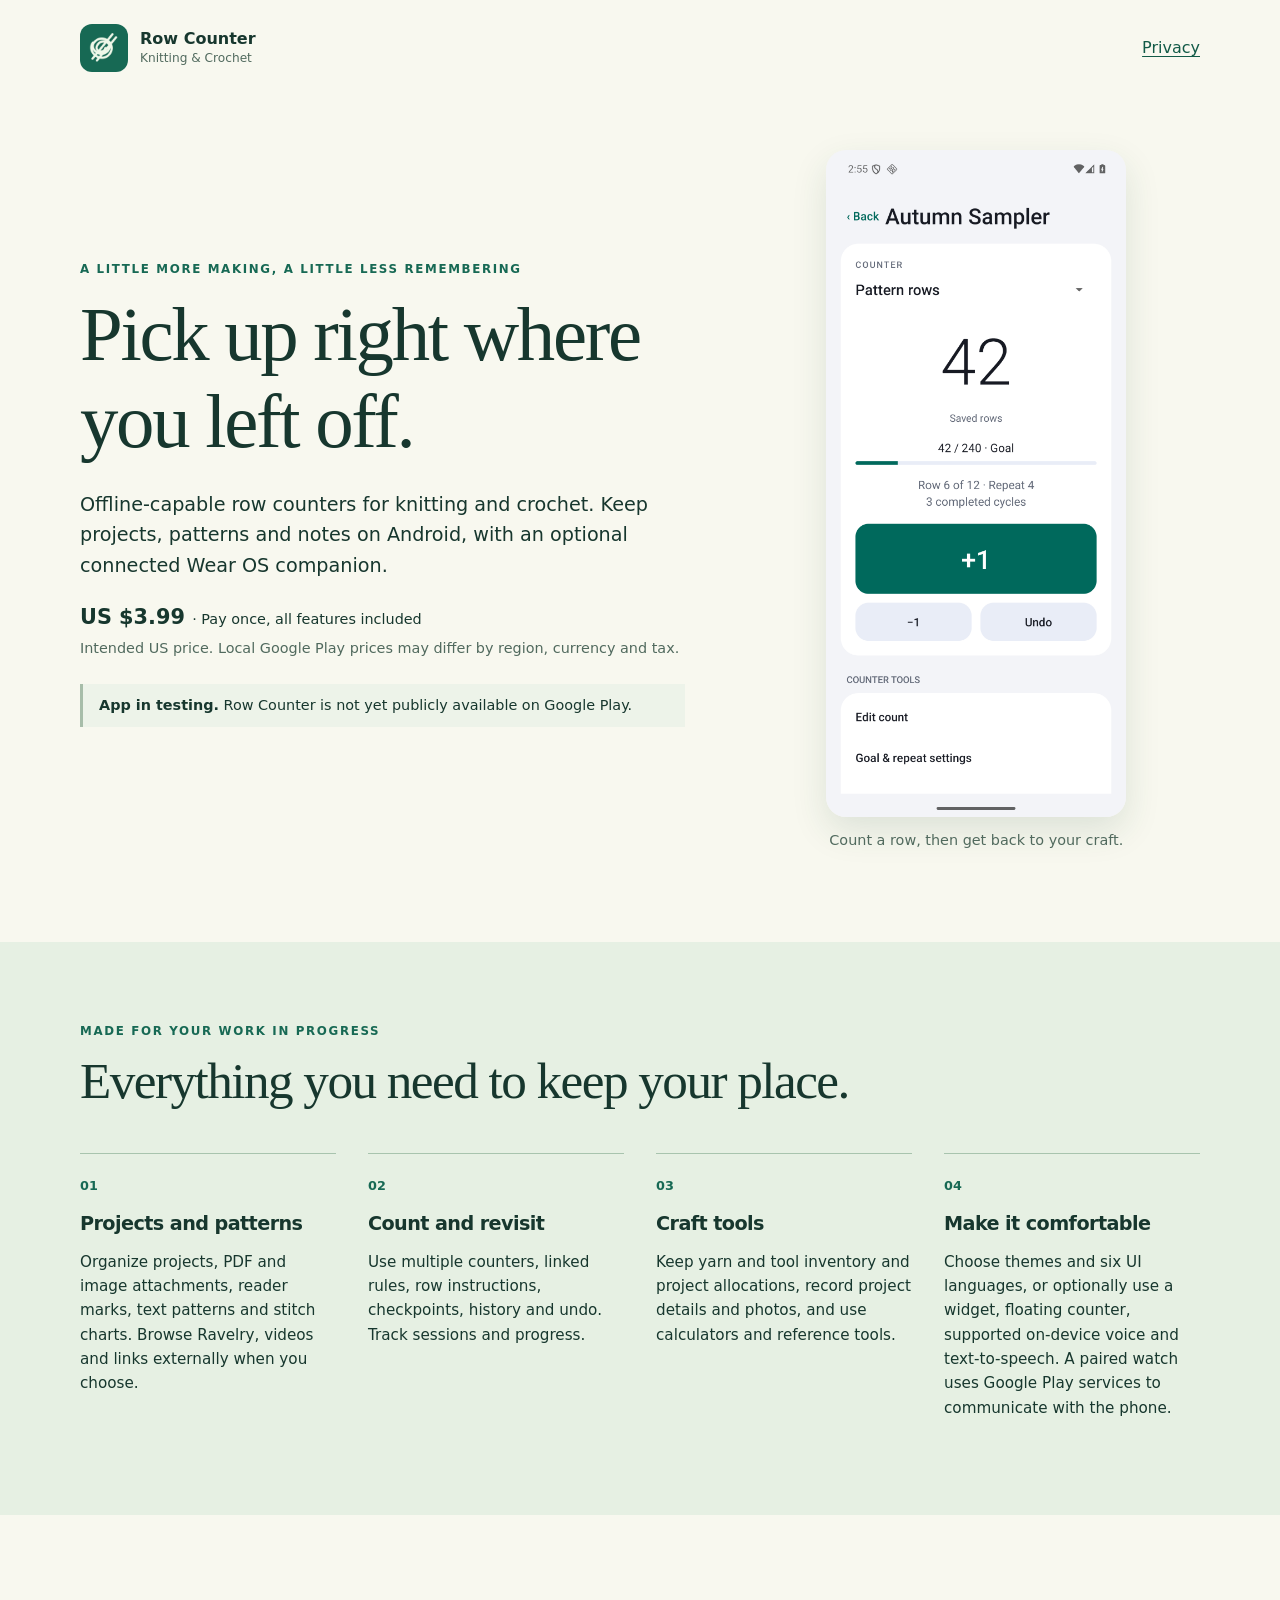
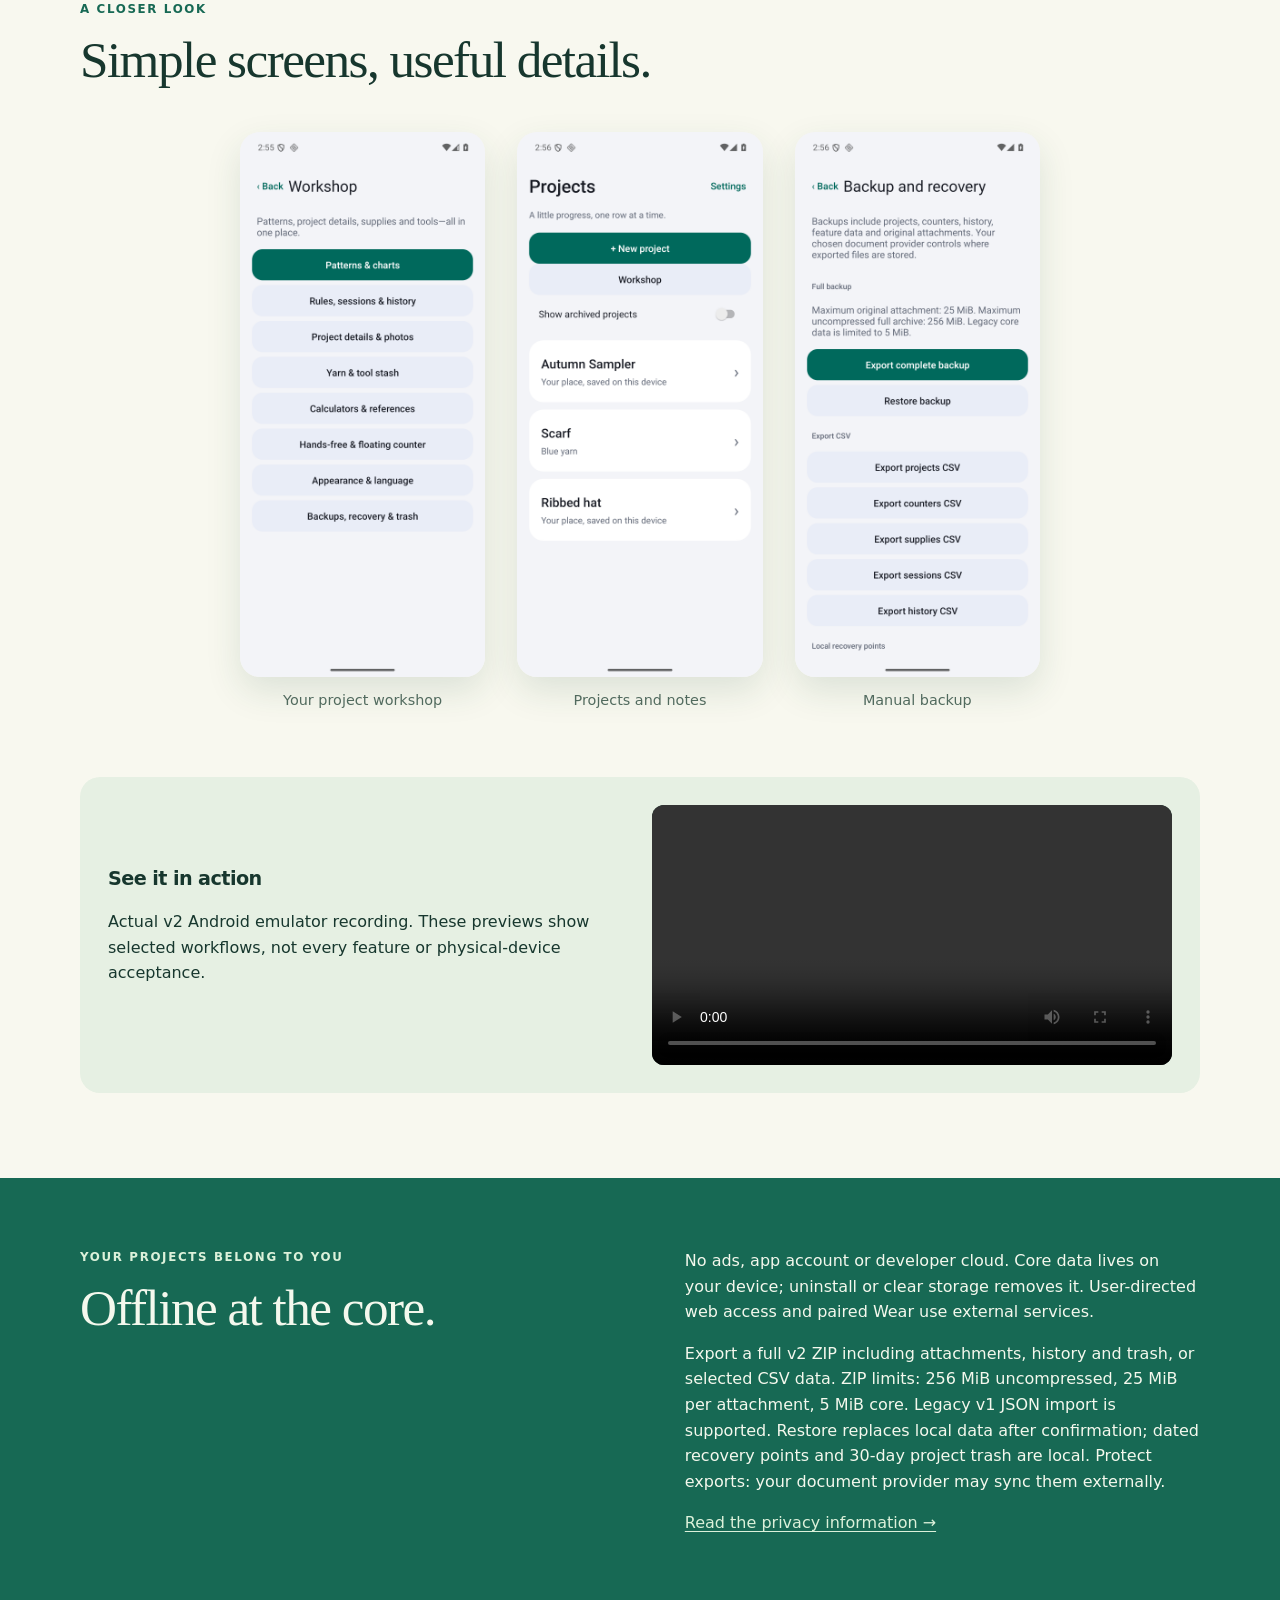
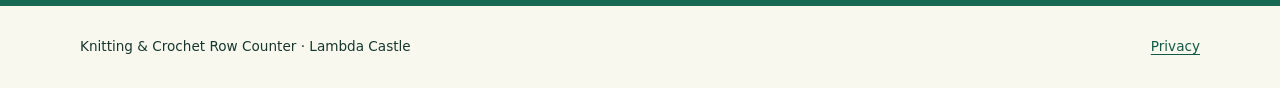
<file: index.html>
<!doctype html>
<html lang="en">
<head>
  <meta charset="utf-8">
  <meta name="viewport" content="width=device-width, initial-scale=1">
  <meta name="description" content="Android knitting and crochet counters, patterns, craft tools and a connected Wear OS companion.">
  <title>Knitting &amp; Crochet Row Counter</title>
  <link rel="stylesheet" href="style.css">
</head>
<body>
  <header class="site-header wrap">
    <a class="brand" href="index.html"><img src="assets/icon.png" alt="" width="48" height="48"><span>Row Counter<br><small>Knitting &amp; Crochet</small></span></a>
    <a href="privacy.html">Privacy</a>
  </header>
  <main>
    <section class="hero wrap">
      <div>
        <p class="eyebrow">A little more making, a little less remembering</p>
        <h1>Pick up right where you left off.</h1>
        <p class="lead">Offline-capable row counters for knitting and crochet. Keep projects, patterns and notes on Android, with an optional connected Wear OS companion.</p>
        <p class="price">US $3.99 <span>· Pay once, all features included</span></p>
        <p class="muted">Intended US price. Local Google Play prices may differ by region, currency and tax.</p>
        <p class="notice"><strong>App in testing.</strong> Row Counter is not yet publicly available on Google Play.</p>
      </div>
      <figure class="hero-image"><img src="assets/counter.png" alt="The project counter screen in the Android app"><figcaption>Count a row, then get back to your craft.</figcaption></figure>
    </section>
    <section class="features">
      <div class="wrap">
        <p class="eyebrow">Made for your work in progress</p>
        <h2>Everything you need to keep your place.</h2>
        <div class="feature-grid">
          <article><span>01</span><h3>Projects and patterns</h3><p>Organize projects, PDF and image attachments, reader marks, text patterns and stitch charts. Browse Ravelry, videos and links externally when you choose.</p></article>
          <article><span>02</span><h3>Count and revisit</h3><p>Use multiple counters, linked rules, row instructions, checkpoints, history and undo. Track sessions and progress.</p></article>
          <article><span>03</span><h3>Craft tools</h3><p>Keep yarn and tool inventory and project allocations, record project details and photos, and use calculators and reference tools.</p></article>
          <article><span>04</span><h3>Make it comfortable</h3><p>Choose themes and six UI languages, or optionally use a widget, floating counter, supported on-device voice and text-to-speech. A paired watch uses Google Play services to communicate with the phone.</p></article>
        </div>
      </div>
    </section>
    <section class="wrap gallery-section">
      <p class="eyebrow">A closer look</p>
      <h2>Simple screens, useful details.</h2>
      <div class="gallery">
        <figure><img src="assets/workshop.png" alt="Project workshop with patterns, rules, supplies and craft tools"><figcaption>Your project workshop</figcaption></figure>
        <figure><img src="assets/projects.png" alt="Project list in the Android app"><figcaption>Projects and notes</figcaption></figure>
        <figure><img src="assets/backup.png" alt="Manual backup options in settings"><figcaption>Manual backup</figcaption></figure>
      </div>
      <div class="demo"><div><h3>See it in action</h3><p>Actual v2 Android emulator recording. These previews show selected workflows, not every feature or physical-device acceptance.</p></div><video controls preload="metadata" playsinline src="assets/demo.mp4?v=2">Your browser does not support video.</video></div>
    </section>
    <section class="backup"><div class="wrap backup-inner"><div><p class="eyebrow">Your projects belong to you</p><h2>Offline at the core.</h2></div><div><p>No ads, app account or developer cloud. Core data lives on your device; uninstall or clear storage removes it. User-directed web access and paired Wear use external services.</p><p>Export a full v2 ZIP including attachments, history and trash, or selected CSV data. ZIP limits: 256 MiB uncompressed, 25 MiB per attachment, 5 MiB core. Legacy v1 JSON import is supported. Restore replaces local data after confirmation; dated recovery points and 30-day project trash are local. Protect exports: your document provider may sync them externally.</p><a href="privacy.html">Read the privacy information →</a></div></div></section>
  </main>
  <footer class="wrap footer"><span>Knitting &amp; Crochet Row Counter · Lambda Castle</span><a href="privacy.html">Privacy</a></footer>
</body>
</html>
</file>
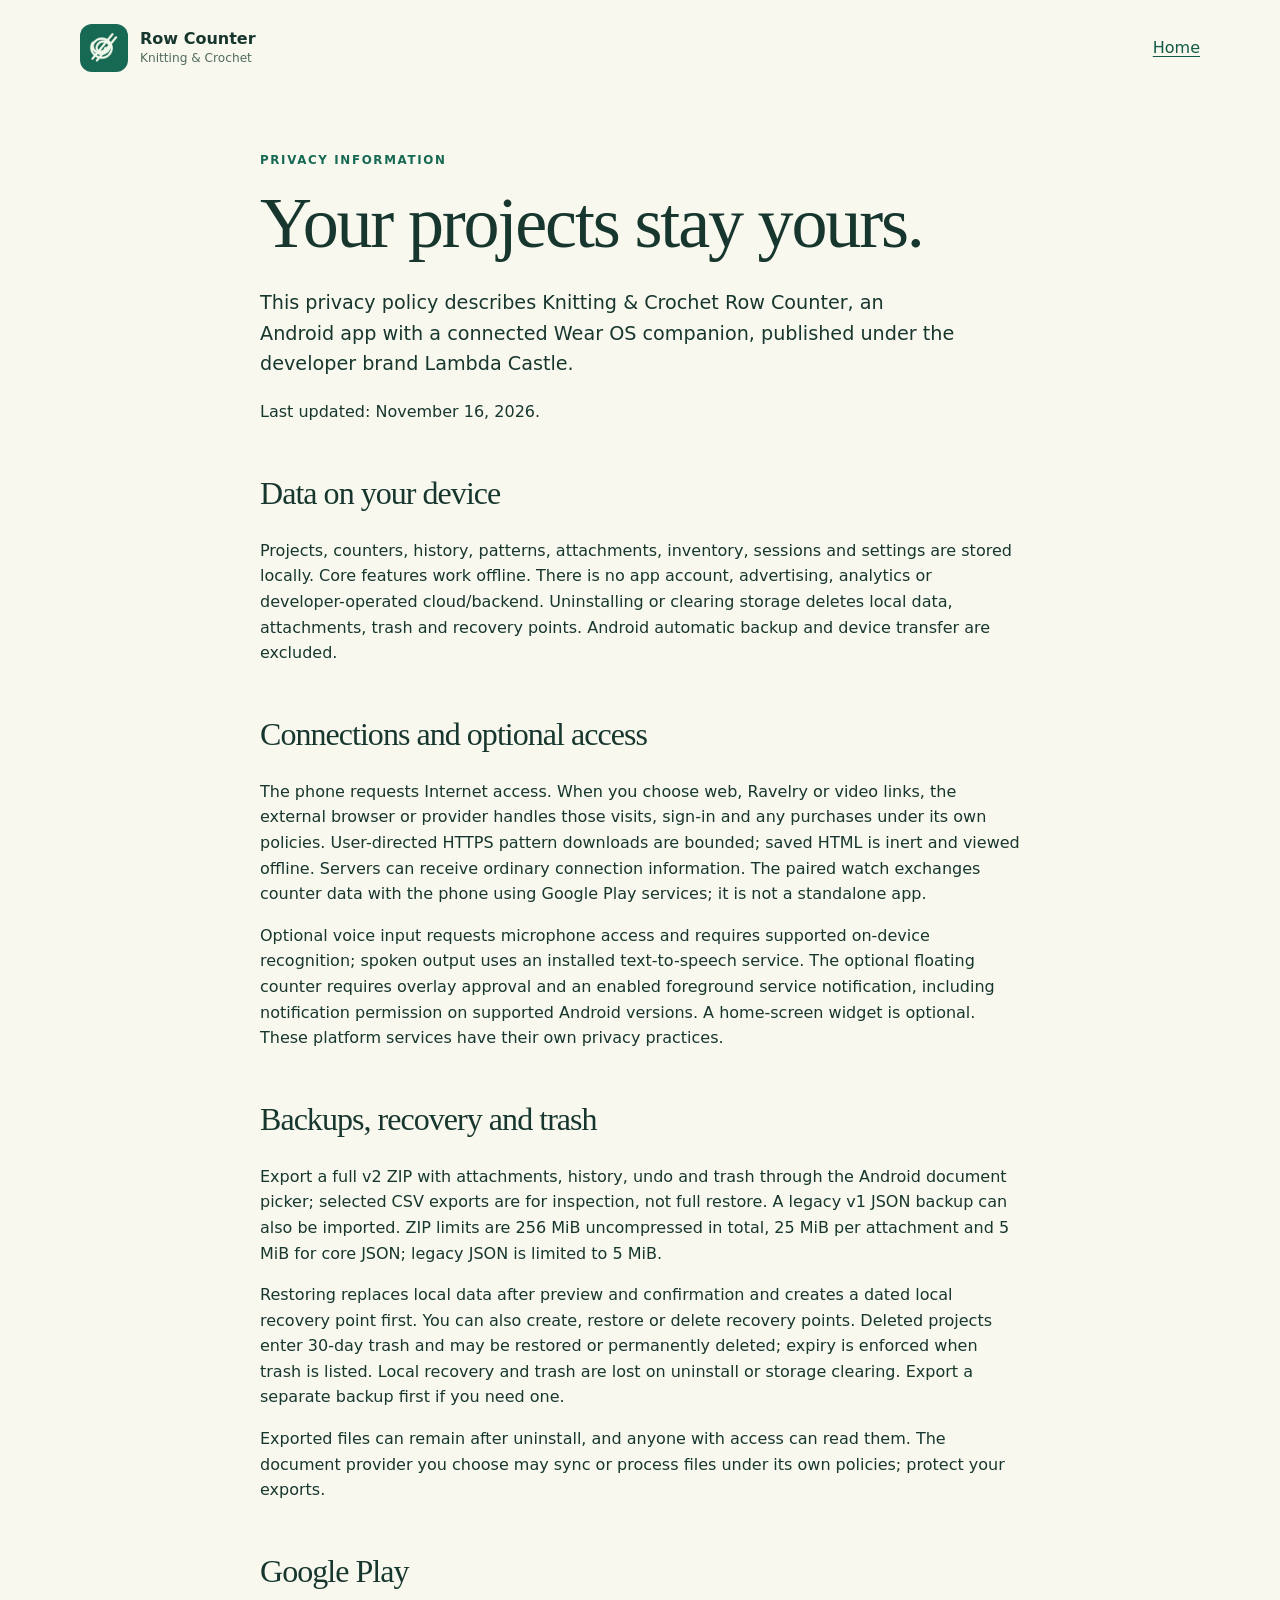
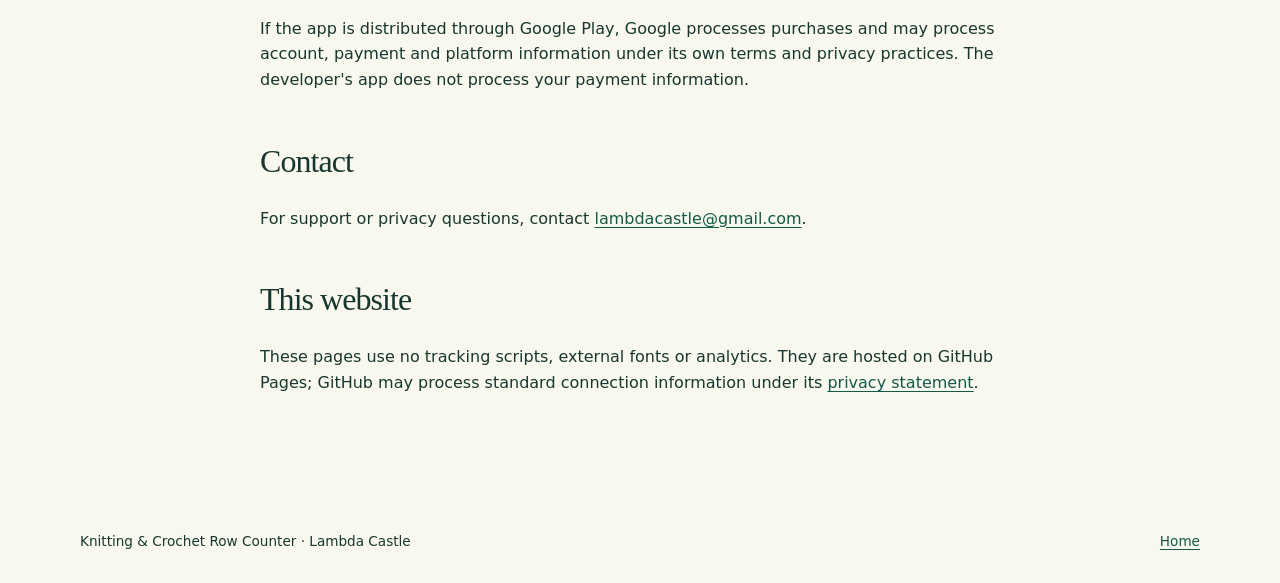
<file: privacy.html>
<!doctype html>
<html lang="en">
<head>
  <meta charset="utf-8">
  <meta name="viewport" content="width=device-width, initial-scale=1">
  <meta name="description" content="Privacy information for Knitting &amp; Crochet Row Counter.">
  <title>Privacy · Knitting &amp; Crochet Row Counter</title>
  <link rel="stylesheet" href="style.css">
</head>
<body>
  <header class="site-header wrap"><a class="brand" href="index.html"><img src="assets/icon.png" alt="" width="48" height="48"><span>Row Counter<br><small>Knitting &amp; Crochet</small></span></a><a href="index.html">Home</a></header>
  <main class="wrap prose">
    <p class="eyebrow">Privacy information</p>
    <h1>Your projects stay yours.</h1>
    <p class="lead">This privacy policy describes Knitting &amp; Crochet Row Counter, an Android app with a connected Wear OS companion, published under the developer brand Lambda Castle.</p>
    <p>Last updated: November 16, 2026.</p>
    <h2>Data on your device</h2>
    <p>Projects, counters, history, patterns, attachments, inventory, sessions and settings are stored locally. Core features work offline. There is no app account, advertising, analytics or developer-operated cloud/backend. Uninstalling or clearing storage deletes local data, attachments, trash and recovery points. Android automatic backup and device transfer are excluded.</p>
    <h2>Connections and optional access</h2>
    <p>The phone requests Internet access. When you choose web, Ravelry or video links, the external browser or provider handles those visits, sign-in and any purchases under its own policies. User-directed HTTPS pattern downloads are bounded; saved HTML is inert and viewed offline. Servers can receive ordinary connection information. The paired watch exchanges counter data with the phone using Google Play services; it is not a standalone app.</p>
    <p>Optional voice input requests microphone access and requires supported on-device recognition; spoken output uses an installed text-to-speech service. The optional floating counter requires overlay approval and an enabled foreground service notification, including notification permission on supported Android versions. A home-screen widget is optional. These platform services have their own privacy practices.</p>
    <h2>Backups, recovery and trash</h2>
    <p>Export a full v2 ZIP with attachments, history, undo and trash through the Android document picker; selected CSV exports are for inspection, not full restore. A legacy v1 JSON backup can also be imported. ZIP limits are 256 MiB uncompressed in total, 25 MiB per attachment and 5 MiB for core JSON; legacy JSON is limited to 5 MiB.</p>
    <p>Restoring replaces local data after preview and confirmation and creates a dated local recovery point first. You can also create, restore or delete recovery points. Deleted projects enter 30-day trash and may be restored or permanently deleted; expiry is enforced when trash is listed. Local recovery and trash are lost on uninstall or storage clearing. Export a separate backup first if you need one.</p>
    <p>Exported files can remain after uninstall, and anyone with access can read them. The document provider you choose may sync or process files under its own policies; protect your exports.</p>
    <h2>Google Play</h2>
    <p>If the app is distributed through Google Play, Google processes purchases and may process account, payment and platform information under its own terms and privacy practices. The developer's app does not process your payment information.</p>
    <h2>Contact</h2>
    <p>For support or privacy questions, contact <a href="mailto:lambdacastle@gmail.com">lambdacastle@gmail.com</a>.</p>
    <h2>This website</h2>
    <p>These pages use no tracking scripts, external fonts or analytics. They are hosted on GitHub Pages; GitHub may process standard connection information under its <a href="https://docs.github.com/en/site-policy/privacy-policies/github-privacy-statement">privacy statement</a>.</p>
  </main>
  <footer class="wrap footer"><span>Knitting &amp; Crochet Row Counter · Lambda Castle</span><a href="index.html">Home</a></footer>
</body>
</html>
</file>
<file: style.css>
:root { color-scheme: light; --ink: #17372e; --green: #176954; --muted: #516a5e; --cream: #f8f8ef; --line: #cfddd0; }
* { box-sizing: border-box; }
body { margin: 0; background: var(--cream); color: var(--ink); font-family: system-ui, -apple-system, sans-serif; line-height: 1.6; }
a { color: #125a47; text-underline-offset: .2em; }
a:hover { color: #092f25; }
.wrap { width: min(1120px, calc(100% - 40px)); margin-inline: auto; }
.site-header { display: flex; align-items: center; justify-content: space-between; padding-block: 24px; }
.brand { display: flex; align-items: center; gap: 12px; color: var(--ink); text-decoration: none; font-weight: 750; line-height: 1.12; }
.brand img { border-radius: 12px; }
.brand small { color: var(--muted); font-size: .76em; font-weight: 500; }
.hero { display: grid; grid-template-columns: 1.15fr .85fr; gap: 6%; align-items: center; padding-block: 54px 90px; }
h1, h2, h3, p { margin-top: 0; }
h1, h2, h3 { line-height: 1.14; letter-spacing: -.03em; }
h1 { font-family: Georgia, serif; font-size: clamp(2.8rem, 6vw, 5.4rem); font-weight: 500; margin-bottom: 24px; }
h2 { font-family: Georgia, serif; font-size: clamp(2.1rem, 4vw, 3.4rem); font-weight: 500; }
h3 { font-size: 1.2rem; }
.eyebrow { text-transform: uppercase; letter-spacing: .14em; font-size: .74rem; font-weight: 750; color: var(--green); }
.lead { font-size: 1.2rem; max-width: 57ch; }
.price { font-size: 1.3rem; font-weight: 750; margin-bottom: 3px; }
.price span { font-size: .9rem; font-weight: 500; }
.muted, figcaption { color: var(--muted); font-size: .9rem; }
.notice { border-left: 3px solid #a7bda9; padding: 10px 16px; margin-top: 24px; background: #edf3e9; font-size: .9rem; }
figure { margin: 0; }
.hero-image { text-align: center; }
.hero-image img, .gallery img { display: block; width: 100%; height: auto; border-radius: 20px; box-shadow: 0 14px 35px #1e4e3520; }
.hero-image img { max-width: 300px; margin: auto; }
figcaption { margin-top: 12px; }
.features { padding: 80px 0; background: #e6f0e3; }
.feature-grid { display: grid; grid-template-columns: repeat(4, 1fr); gap: 32px; margin-top: 42px; }
.feature-grid article { border-top: 1px solid #a8c4ae; padding-top: 18px; }
.feature-grid article span { color: var(--green); font-size: .8rem; font-weight: 700; }
.feature-grid h3 { margin: 15px 0; }
.feature-grid p { font-size: .95rem; }
.gallery-section { padding-block: 85px; }
.gallery { display: grid; grid-template-columns: repeat(3, minmax(0, 1fr)); gap: 32px; margin: 40px auto 65px; max-width: 800px; }
.gallery figure { text-align: center; }
.demo { background: #e6f0e3; border-radius: 20px; padding: 28px; display: grid; grid-template-columns: 1fr 1fr; gap: 24px; align-items: center; }
.demo video { width: 100%; max-height: 550px; border-radius: 12px; background: #17372e; }
.backup { background: #176954; color: #f4f8ed; padding: 70px 0; }
.backup .eyebrow, .backup a { color: #dcf1da; }
.backup-inner { display: grid; grid-template-columns: 1fr 1fr; gap: 8%; }
.footer { display: flex; justify-content: space-between; gap: 20px; padding-block: 30px; font-size: .85rem; }
.prose { max-width: 760px; padding-block: 55px 90px; }
.prose h1 { font-size: clamp(2.8rem, 6vw, 4.5rem); }
.prose h2 { font-size: 2rem; margin-top: 50px; }
@media (max-width: 700px) { .hero, .backup-inner, .demo { grid-template-columns: 1fr; } .hero { padding-block: 30px 60px; } .hero-image { margin-top: 20px; } .feature-grid { grid-template-columns: repeat(2, 1fr); } .gallery { gap: 14px; } .features, .gallery-section { padding-block: 60px; } }
@media (max-width: 420px) { .feature-grid { grid-template-columns: 1fr; gap: 15px; } .footer { flex-direction: column; } }
</file>
